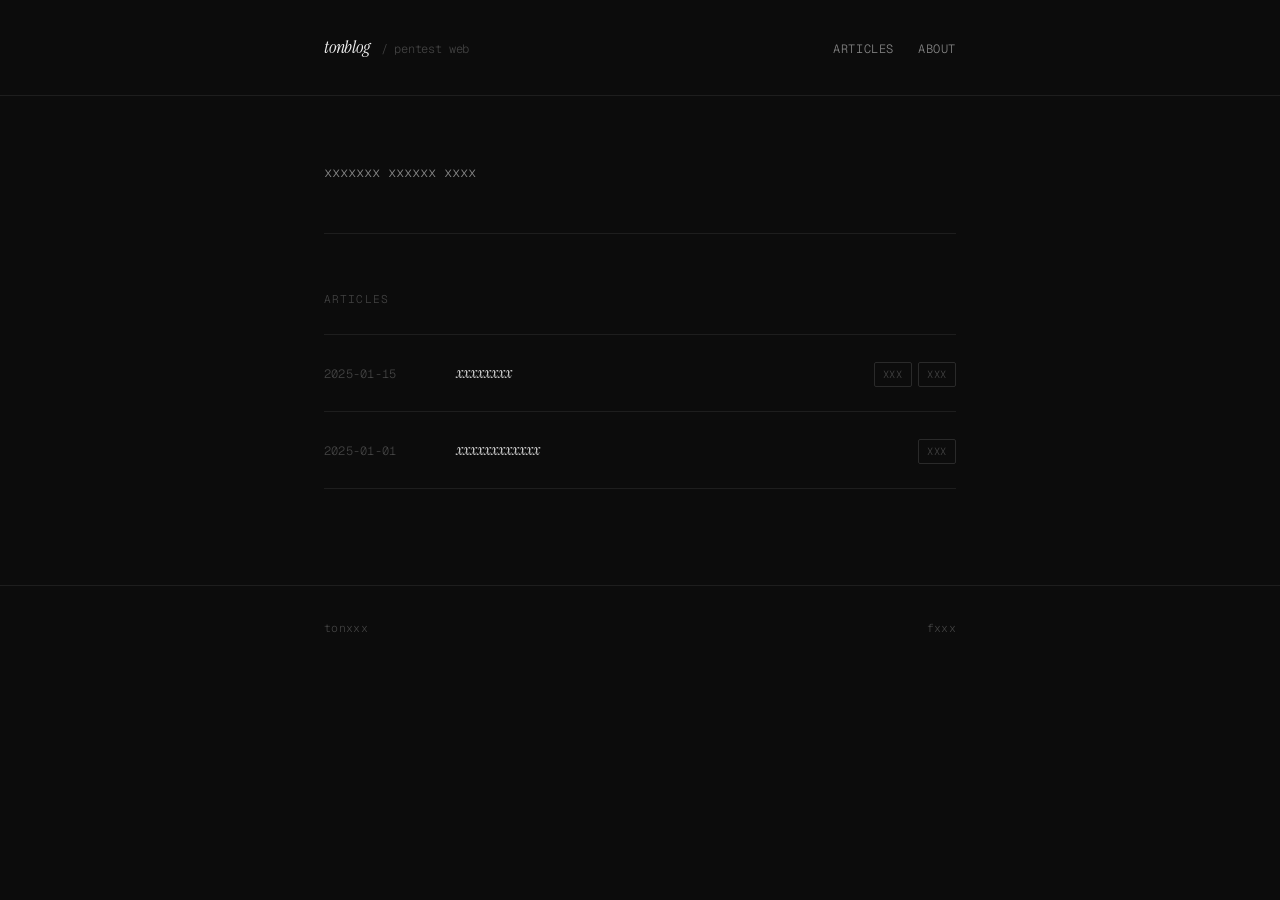
<file: index.html>
<!DOCTYPE html>
<html lang="fr">
<head>
  <meta charset="UTF-8">
  <meta name="viewport" content="width=device-width, initial-scale=1.0">
  <meta name="description" content="Notes de pentest web. Vulnérabilités, techniques, writeups.">
  <title>tonblog — pentest web</title>
  <link rel="stylesheet" href="style.css">
</head>
<body>

  <!-- ===================== HEADER ===================== -->
  <header>
    <div class="container">
      <a href="index.html" class="site-title">
        tonblog <span>/ pentest web</span>
      </a>
      <nav>
        <a href="index.html">articles</a>
        <a href="about.html">about</a>
      </nav>
    </div>
  </header>

  <!-- ===================== MAIN ===================== -->
  <main>
    <div class="container">

      <!-- Intro courte -->
      <section class="intro">
        <p>
          xxxxxxx
          xxxxxx
          xxxx
        </p>
      </section>

      <!-- Liste des articles -->
      <section>
        <p class="posts-header">Articles</p>

        <ul class="post-list">

          <!-- ══════════════════════════════════════════
               MODÈLE D'ARTICLE — copie ce bloc pour chaque nouveau post
               ══════════════════════════════════════════ -->
          <li class="post-item">
            <span class="post-date">2025-01-15</span>
            <a href="posts/mon-premier-article.html" class="post-title">
              xxxxxxxx
            </a>
            <div class="post-tags">
              <span class="tag">xxx</span>
              <span class="tag">xxx</span>
            </div>
          </li>
          <!-- ══════════════════════════════════════════ -->

          <!-- Exemple 2 -->
          <li class="post-item">
            <span class="post-date">2025-01-01</span>
            <a href="posts/exemple-sqli.html" class="post-title">
              xxxxxxxxxxxx
            </a>
            <div class="post-tags">
              <span class="tag">xxx</span>
            </div>
          </li>

        </ul>
      </section>

    </div>
  </main>

  <!-- ===================== FOOTER ===================== -->
  <footer>
    <div class="container">
      <span>tonxxx</span>
      <span>fxxx</span>
    </div>
  </footer>

</body>
</html>
</file>
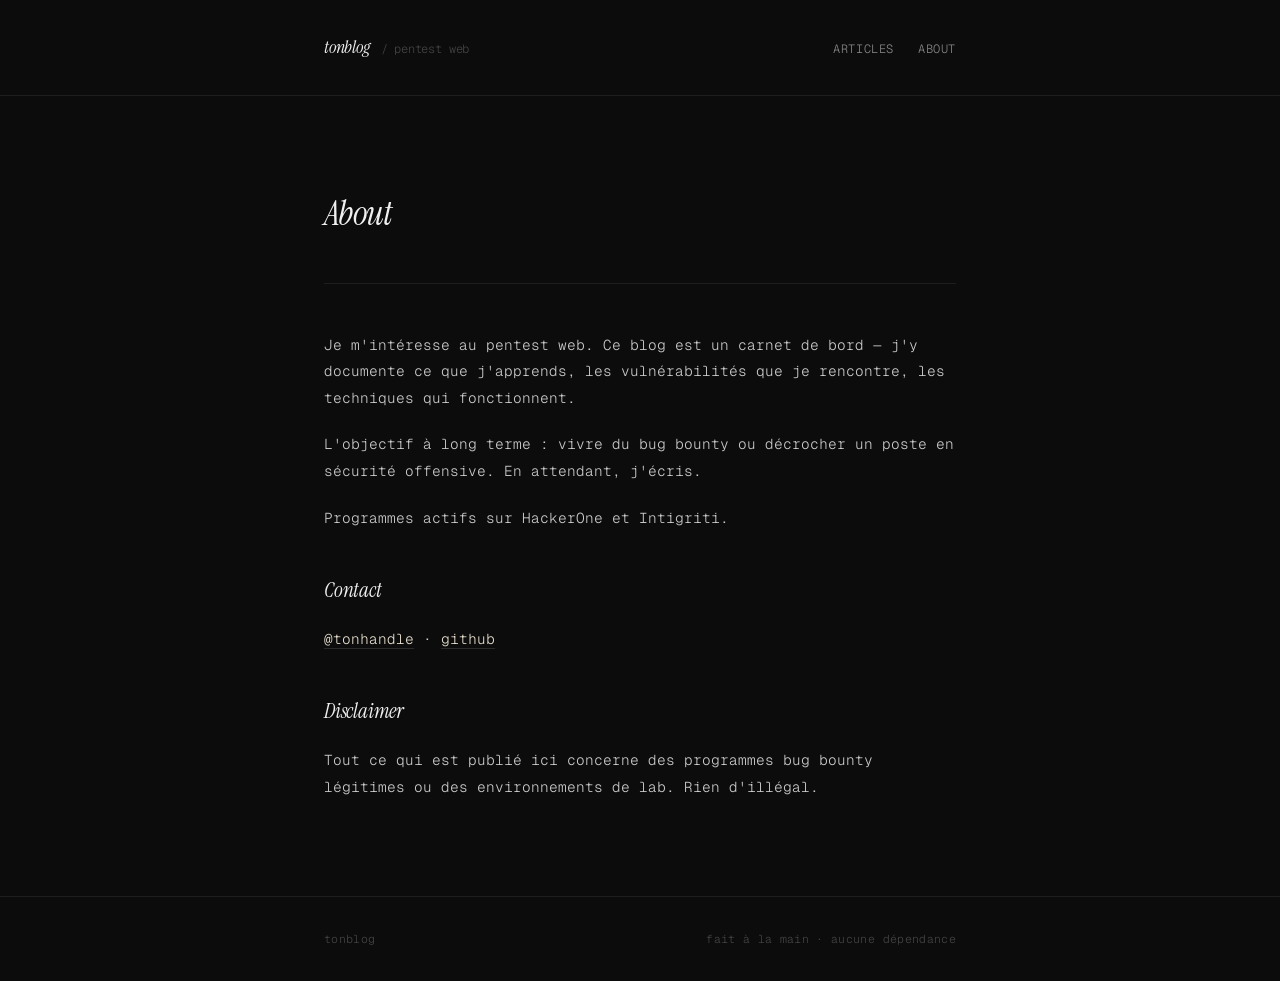
<file: about.html>
<!DOCTYPE html>
<html lang="fr">
<head>
  <meta charset="UTF-8">
  <meta name="viewport" content="width=device-width, initial-scale=1.0">
  <meta name="description" content="À propos.">
  <title>About — tonblog</title>
  <link rel="stylesheet" href="style.css">
</head>
<body>

  <header>
    <div class="container">
      <a href="index.html" class="site-title">
        tonblog <span>/ pentest web</span>
      </a>
      <nav>
        <a href="index.html">articles</a>
        <a href="about.html">about</a>
      </nav>
    </div>
  </header>

  <main>
    <div class="container">

      <header class="post-header">
        <h1>About</h1>
      </header>

      <article class="post-content">
        <p>
          Je m'intéresse au pentest web. Ce blog est un carnet de bord —
          j'y documente ce que j'apprends, les vulnérabilités que je rencontre,
          les techniques qui fonctionnent.
        </p>
        <p>
          L'objectif à long terme : vivre du bug bounty ou décrocher un poste
          en sécurité offensive. En attendant, j'écris.
        </p>
        <p>
          Programmes actifs sur HackerOne et Intigriti.
        </p>

        <!-- Ajoute / retire ce qui te correspond -->
        <h2>Contact</h2>
        <p>
          <a href="https://twitter.com/tonhandle">@tonhandle</a> ·
          <a href="https://github.com/tonpseudo">github</a>
        </p>

        <h2>Disclaimer</h2>
        <p>
          Tout ce qui est publié ici concerne des programmes bug bounty légitimes
          ou des environnements de lab. Rien d'illégal.
        </p>
      </article>

    </div>
  </main>

  <footer>
    <div class="container">
      <span>tonblog</span>
      <span>fait à la main · aucune dépendance</span>
    </div>
  </footer>

</body>
</html>
</file>
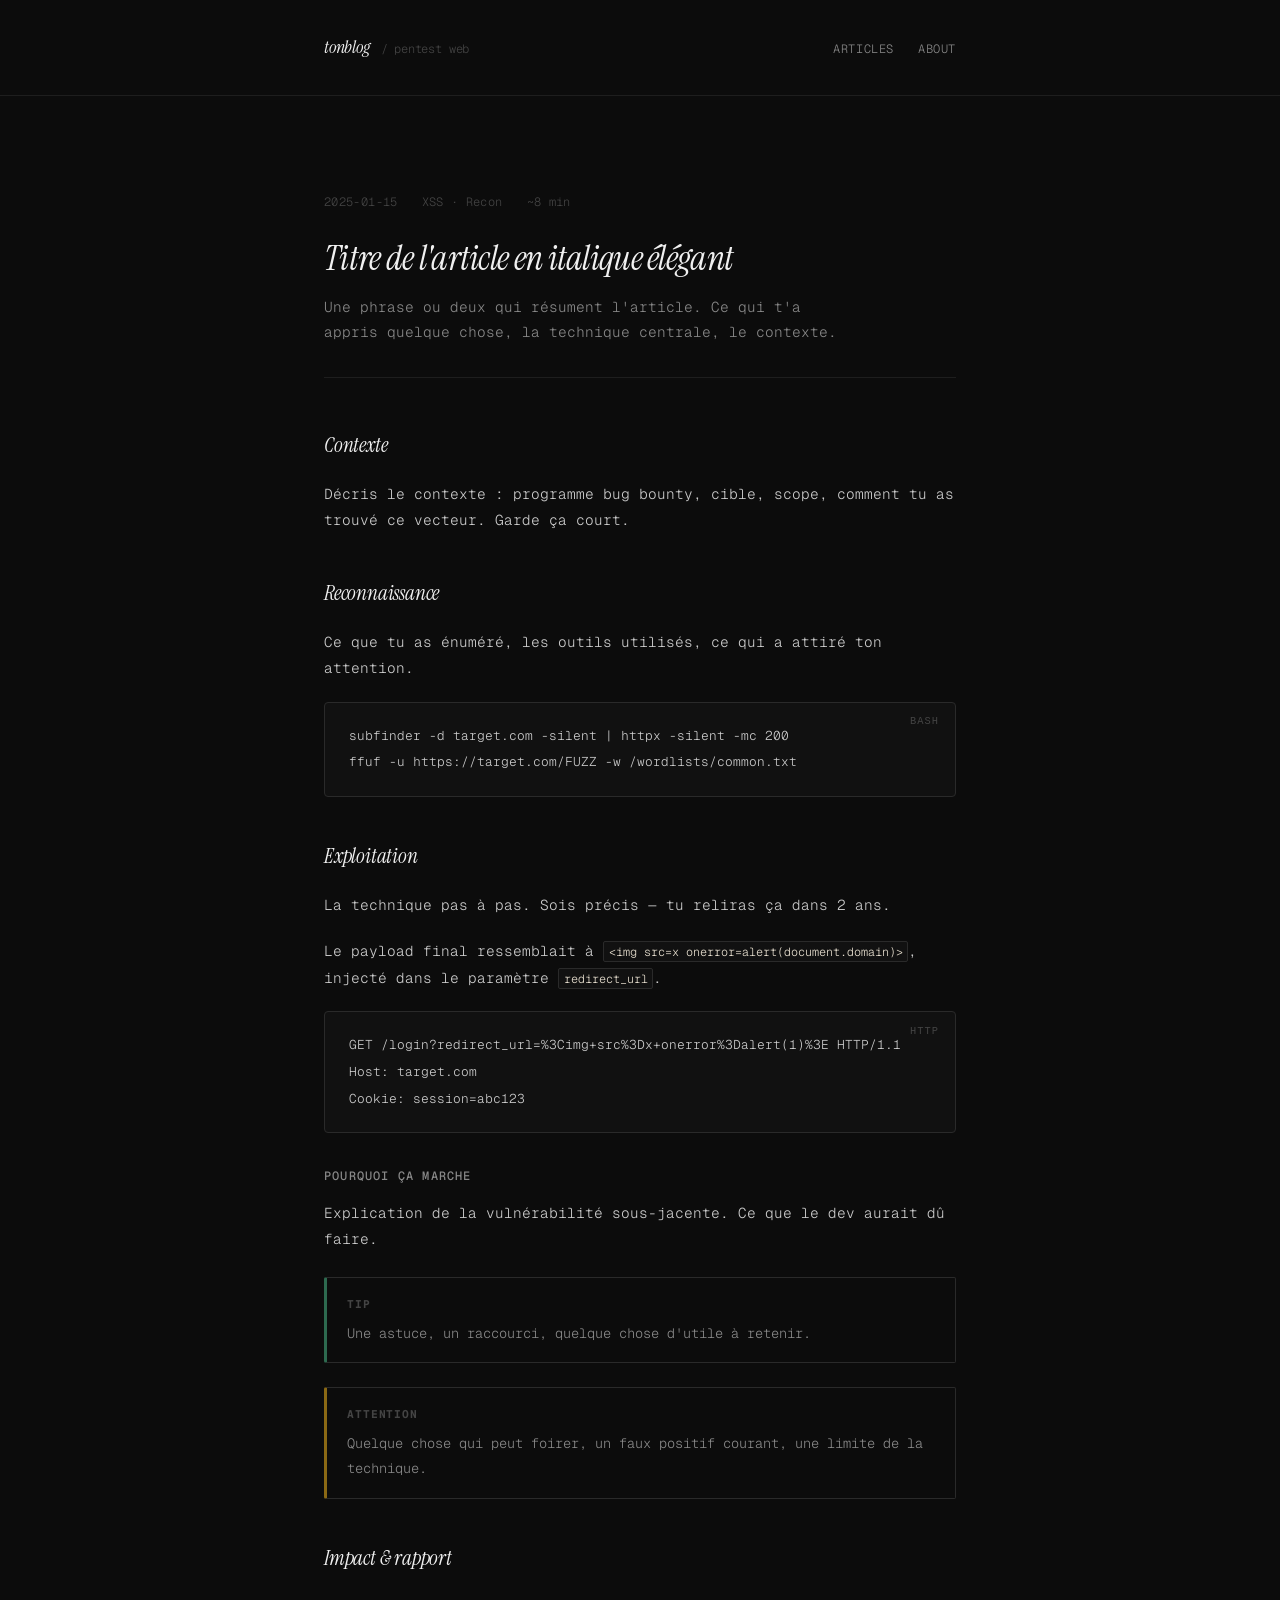
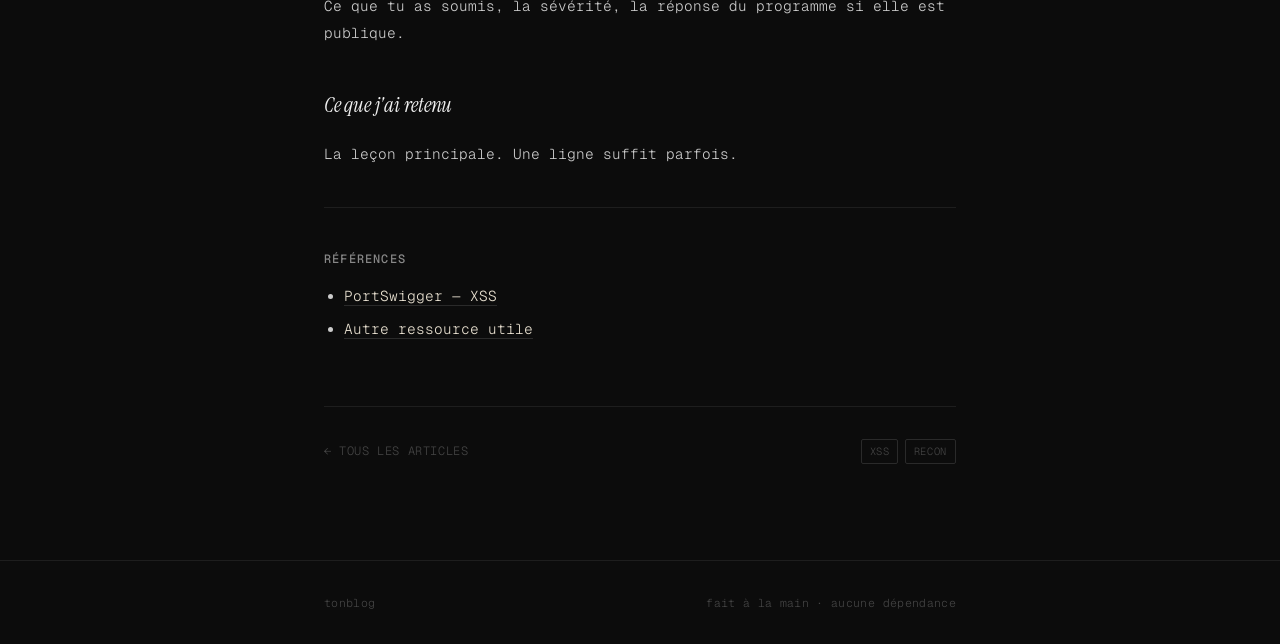
<file: template.html>
<!DOCTYPE html>
<html lang="fr">
<head>
  <meta charset="UTF-8">
  <meta name="viewport" content="width=device-width, initial-scale=1.0">

  <!-- ═══ MODIFIE CES 3 LIGNES pour chaque article ═══ -->
  <meta name="description" content="Courte description de l'article pour le SEO.">
  <title>Titre de l'article — tonblog</title>
  <!-- ═══════════════════════════════════════════════ -->

  <link rel="stylesheet" href="../style.css">
</head>
<body>

  <!-- ===================== HEADER ===================== -->
  <header>
    <div class="container">
      <a href="../index.html" class="site-title">
        tonblog <span>/ pentest web</span>
      </a>
      <nav>
        <a href="../index.html">articles</a>
        <a href="../about.html">about</a>
      </nav>
    </div>
  </header>

  <!-- ===================== ARTICLE ===================== -->
  <main>
    <div class="container">

      <!-- En-tête de l'article -->
      <header class="post-header">
        <div class="meta">
          <span>2025-01-15</span>       <!-- Date -->
          <span>XSS · Recon</span>      <!-- Tags -->
          <span>~8 min</span>           <!-- Temps de lecture estimé -->
        </div>
        <h1>Titre de l'article en italique élégant</h1>
        <p class="summary">
          Une phrase ou deux qui résument l'article. Ce qui t'a appris quelque chose,
          la technique centrale, le contexte.
        </p>
      </header>

      <!-- ===================== CONTENU =====================
           Tout ce qui est entre ces balises, c'est ton article.
           Copie ce fichier, remplis, publie.
      ====================================================== -->
      <article class="post-content">

        <h2>Contexte</h2>
        <p>
          Décris le contexte : programme bug bounty, cible, scope, comment tu as
          trouvé ce vecteur. Garde ça court.
        </p>

        <h2>Reconnaissance</h2>
        <p>
          Ce que tu as énuméré, les outils utilisés, ce qui a attiré ton attention.
        </p>

        <!-- Code block — ajoute data-lang="bash" ou "python" etc. pour le label -->
        <pre data-lang="bash"><code>subfinder -d target.com -silent | httpx -silent -mc 200
ffuf -u https://target.com/FUZZ -w /wordlists/common.txt</code></pre>

        <h2>Exploitation</h2>
        <p>
          La technique pas à pas. Sois précis — tu reliras ça dans 2 ans.
        </p>

        <!-- Code inline dans une phrase : <code>alert(1)</code> -->
        <p>
          Le payload final ressemblait à <code>&lt;img src=x onerror=alert(document.domain)&gt;</code>,
          injecté dans le paramètre <code>redirect_url</code>.
        </p>

        <pre data-lang="http"><code>GET /login?redirect_url=%3Cimg+src%3Dx+onerror%3Dalert(1)%3E HTTP/1.1
Host: target.com
Cookie: session=abc123</code></pre>

        <h3>Pourquoi ça marche</h3>
        <p>
          Explication de la vulnérabilité sous-jacente. Ce que le dev aurait dû faire.
        </p>

        <!-- Note / encadré -->
        <div class="note tip">
          <strong>tip</strong>
          Une astuce, un raccourci, quelque chose d'utile à retenir.
        </div>

        <div class="note warn">
          <strong>attention</strong>
          Quelque chose qui peut foirer, un faux positif courant, une limite de la technique.
        </div>

        <h2>Impact &amp; rapport</h2>
        <p>
          Ce que tu as soumis, la sévérité, la réponse du programme si elle est publique.
        </p>

        <h2>Ce que j'ai retenu</h2>
        <p>
          La leçon principale. Une ligne suffit parfois.
        </p>

        <!-- Séparateur -->
        <hr>

        <!-- Références -->
        <h3>Références</h3>
        <ul>
          <li><a href="https://portswigger.net/web-security/cross-site-scripting">PortSwigger — XSS</a></li>
          <li><a href="#">Autre ressource utile</a></li>
        </ul>

      </article>
      <!-- ═════════════════════════ FIN CONTENU ════════════════════════ -->

      <!-- Pied d'article -->
      <div class="post-footer">
        <a href="../index.html" class="back-link">← Tous les articles</a>
        <div class="post-tags">
          <span class="tag">xss</span>
          <span class="tag">recon</span>
        </div>
      </div>

    </div>
  </main>

  <!-- ===================== FOOTER ===================== -->
  <footer>
    <div class="container">
      <span>tonblog</span>
      <span>fait à la main · aucune dépendance</span>
    </div>
  </footer>

</body>
</html>
</file>
<file: style.css>
/* ============================================
   BLOG — Design System
   Dark minimalist · Zero dependencies
   ============================================ */

@import url('https://fonts.googleapis.com/css2?family=Geist+Mono:wght@300;400;500&family=Instrument+Serif:ital@0;1&display=swap');

/* === Reset === */
*, *::before, *::after { box-sizing: border-box; margin: 0; padding: 0; }

/* === Variables === */
:root {
  --bg:         #0c0c0c;
  --surface:    #111111;
  --border:     #1e1e1e;
  --border-mid: #2a2a2a;
  --muted:      #444444;
  --secondary:  #888888;
  --primary:    #cccccc;
  --bright:     #f0f0f0;
  --accent:     #e8e0d0;

  --font-mono:  'Geist Mono', 'Courier New', monospace;
  --font-serif: 'Instrument Serif', Georgia, serif;

  --max-w: 680px;
  --gap:   2rem;
}

/* === Base === */
html { font-size: 16px; scroll-behavior: smooth; }

body {
  background: var(--bg);
  color: var(--primary);
  font-family: var(--font-mono);
  font-weight: 300;
  line-height: 1.7;
  -webkit-font-smoothing: antialiased;
  min-height: 100vh;
}

a {
  color: inherit;
  text-decoration: none;
}

/* === Layout === */
.container {
  max-width: var(--max-w);
  margin: 0 auto;
  padding: 0 1.5rem;
}

/* === Header === */
header {
  border-bottom: 1px solid var(--border);
  padding: 2rem 0;
  margin-bottom: 4rem;
}

header .container {
  display: flex;
  align-items: baseline;
  justify-content: space-between;
  gap: 1rem;
}

.site-title {
  font-family: var(--font-serif);
  font-size: 1.15rem;
  font-style: italic;
  color: var(--bright);
  letter-spacing: -0.01em;
}

.site-title span {
  color: var(--muted);
  font-style: normal;
  font-family: var(--font-mono);
  font-size: 0.75rem;
  margin-left: 0.5rem;
}

nav {
  display: flex;
  gap: 1.5rem;
  font-size: 0.75rem;
  color: var(--secondary);
  letter-spacing: 0.05em;
  text-transform: uppercase;
}

nav a:hover { color: var(--primary); }

/* === Home — Intro === */
.intro {
  margin-bottom: 3.5rem;
  padding-bottom: 3rem;
  border-bottom: 1px solid var(--border);
}

.intro p {
  font-size: 0.875rem;
  color: var(--secondary);
  max-width: 480px;
  line-height: 1.8;
}

/* === Home — Article list === */
.posts-header {
  font-size: 0.7rem;
  letter-spacing: 0.1em;
  text-transform: uppercase;
  color: var(--muted);
  margin-bottom: 1.5rem;
}

.post-list {
  list-style: none;
}

.post-item {
  border-top: 1px solid var(--border);
  padding: 1.5rem 0;
  display: grid;
  grid-template-columns: 100px 1fr auto;
  gap: 0 2rem;
  align-items: baseline;
  transition: background 0.15s;
}

.post-item:last-child {
  border-bottom: 1px solid var(--border);
}

.post-item:hover .post-title {
  color: var(--bright);
}

.post-date {
  font-size: 0.75rem;
  color: var(--muted);
  font-variant-numeric: tabular-nums;
  letter-spacing: 0.02em;
}

.post-title {
  font-family: var(--font-serif);
  font-size: 1rem;
  font-style: italic;
  color: var(--primary);
  transition: color 0.15s;
}

.post-tags {
  display: flex;
  gap: 0.4rem;
  flex-wrap: wrap;
  justify-content: flex-end;
}

.tag {
  font-size: 0.65rem;
  letter-spacing: 0.06em;
  text-transform: uppercase;
  color: var(--muted);
  border: 1px solid var(--border-mid);
  padding: 0.15rem 0.5rem;
  border-radius: 2px;
}

/* === Article page === */
.post-header {
  margin-bottom: 3rem;
  padding-bottom: 2rem;
  border-bottom: 1px solid var(--border);
}

.post-header .meta {
  font-size: 0.75rem;
  color: var(--muted);
  display: flex;
  gap: 1.5rem;
  margin-bottom: 1.5rem;
  letter-spacing: 0.03em;
}

.post-header h1 {
  font-family: var(--font-serif);
  font-size: clamp(1.6rem, 4vw, 2.2rem);
  font-weight: 400;
  font-style: italic;
  color: var(--bright);
  line-height: 1.2;
  letter-spacing: -0.02em;
  margin-bottom: 1rem;
}

.post-header .summary {
  font-size: 0.9rem;
  color: var(--secondary);
  line-height: 1.75;
  max-width: 520px;
}

/* === Article content === */
.post-content {
  font-size: 0.9rem;
  line-height: 1.85;
  color: var(--primary);
}

.post-content h2 {
  font-family: var(--font-serif);
  font-style: italic;
  font-weight: 400;
  font-size: 1.3rem;
  color: var(--bright);
  margin: 2.5rem 0 1rem;
  letter-spacing: -0.01em;
}

.post-content h3 {
  font-family: var(--font-mono);
  font-size: 0.75rem;
  font-weight: 500;
  letter-spacing: 0.1em;
  text-transform: uppercase;
  color: var(--secondary);
  margin: 2rem 0 0.75rem;
}

.post-content p { margin-bottom: 1.25rem; }

.post-content a {
  color: var(--accent);
  border-bottom: 1px solid var(--border-mid);
  transition: border-color 0.15s;
}

.post-content a:hover { border-color: var(--accent); }

.post-content ul,
.post-content ol {
  padding-left: 1.25rem;
  margin-bottom: 1.25rem;
}

.post-content li { margin-bottom: 0.4rem; }

/* Code — inline */
.post-content code {
  font-family: var(--font-mono);
  font-size: 0.82em;
  background: var(--surface);
  color: var(--accent);
  padding: 0.15em 0.4em;
  border-radius: 2px;
  border: 1px solid var(--border-mid);
}

/* Code — blocks */
.post-content pre {
  background: var(--surface);
  border: 1px solid var(--border-mid);
  border-radius: 4px;
  padding: 1.25rem 1.5rem;
  overflow-x: auto;
  margin-bottom: 1.5rem;
  position: relative;
}

.post-content pre code {
  background: none;
  border: none;
  padding: 0;
  font-size: 0.8rem;
  color: var(--primary);
  line-height: 1.7;
}

/* Code block label */
.post-content pre[data-lang]::before {
  content: attr(data-lang);
  position: absolute;
  top: 0.6rem;
  right: 1rem;
  font-size: 0.65rem;
  letter-spacing: 0.1em;
  text-transform: uppercase;
  color: var(--muted);
}

/* Blockquote */
.post-content blockquote {
  border-left: 2px solid var(--border-mid);
  padding-left: 1.25rem;
  margin: 1.5rem 0;
  color: var(--secondary);
  font-style: italic;
}

/* Note / warning boxes */
.note {
  border: 1px solid var(--border-mid);
  border-left: 3px solid var(--muted);
  padding: 1rem 1.25rem;
  margin: 1.5rem 0;
  font-size: 0.85rem;
  color: var(--secondary);
  border-radius: 2px;
}

.note.warn { border-left-color: #8b6914; }
.note.tip  { border-left-color: #2d6a4f; }

.note strong {
  display: block;
  font-size: 0.7rem;
  letter-spacing: 0.08em;
  text-transform: uppercase;
  color: var(--muted);
  margin-bottom: 0.4rem;
}

/* Separator */
.post-content hr {
  border: none;
  border-top: 1px solid var(--border);
  margin: 2.5rem 0;
}

/* === Post footer === */
.post-footer {
  margin-top: 4rem;
  padding-top: 2rem;
  border-top: 1px solid var(--border);
  display: flex;
  justify-content: space-between;
  align-items: center;
}

.back-link {
  font-size: 0.75rem;
  letter-spacing: 0.05em;
  text-transform: uppercase;
  color: var(--muted);
  transition: color 0.15s;
}

.back-link:hover { color: var(--primary); }

/* === Footer === */
footer {
  margin-top: 6rem;
  padding: 2rem 0;
  border-top: 1px solid var(--border);
}

footer .container {
  display: flex;
  justify-content: space-between;
  align-items: center;
  font-size: 0.72rem;
  color: var(--muted);
  letter-spacing: 0.03em;
}

/* === Utility === */
.sr-only {
  position: absolute; width: 1px; height: 1px;
  padding: 0; margin: -1px; overflow: hidden;
  clip: rect(0,0,0,0); white-space: nowrap; border: 0;
}

/* === Responsive === */
@media (max-width: 600px) {
  .post-item {
    grid-template-columns: 1fr;
    gap: 0.4rem;
  }
  .post-tags { justify-content: flex-start; }
  header .container { flex-direction: column; gap: 0.75rem; }
}
</file>
